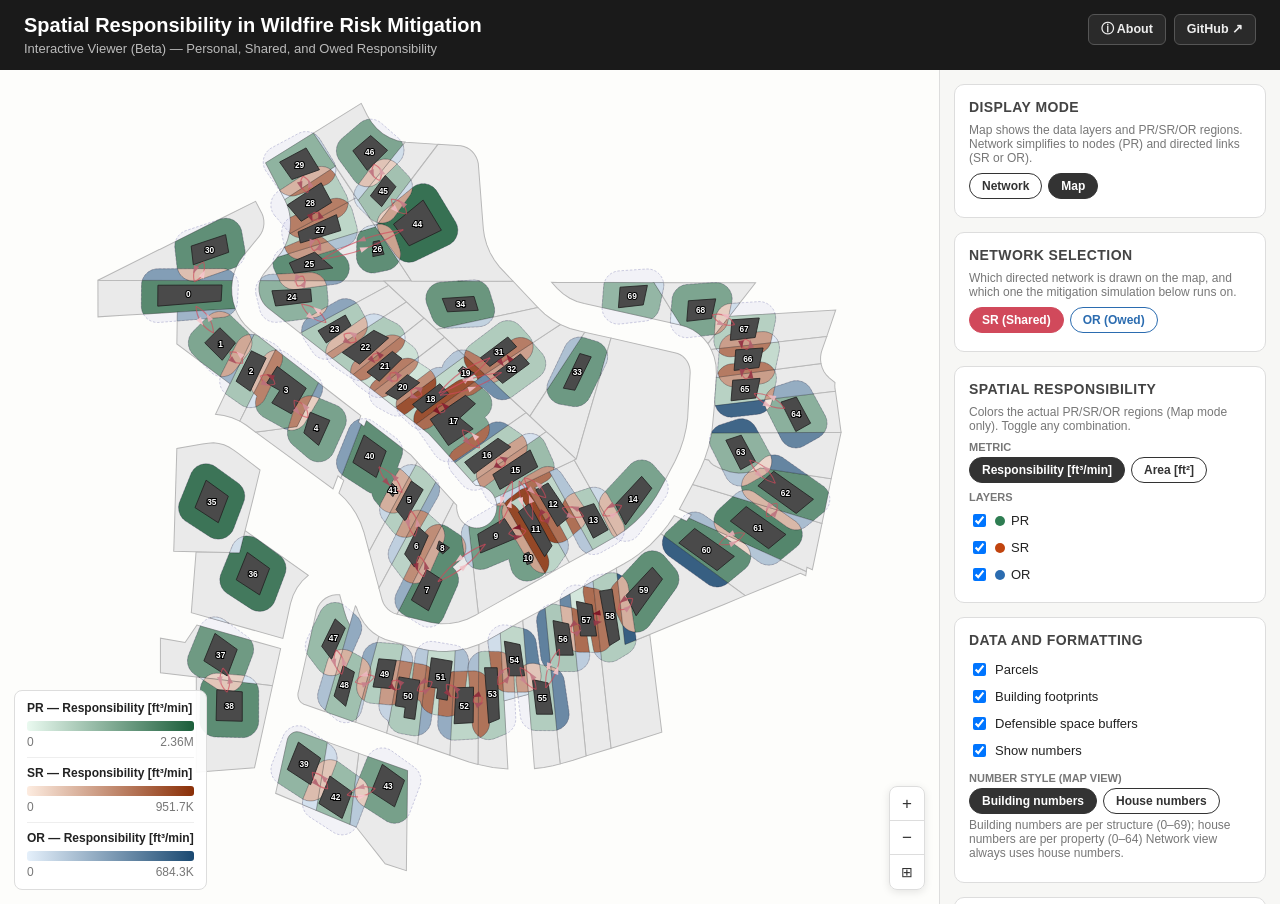
<file: docs/index.html>
<!DOCTYPE html>
<html lang="en">
<head>
<meta charset="UTF-8">
<meta name="viewport" content="width=device-width, initial-scale=1, maximum-scale=1">
<title>Spatial Responsibility — Interactive Viewer (Beta)</title>
<link rel="stylesheet" href="styles.css">
</head>
<body>
<header>
  <div class="header-text">
    <h1>Spatial Responsibility in Wildfire Risk Mitigation</h1>
    <p class="subtitle">Interactive Viewer (Beta) &mdash; Personal, Shared, and Owed Responsibility</p>
  </div>
  <div class="header-links">
    <button id="about-btn" class="header-btn">&#9432; About</button>
    <a href="https://github.com/minhokim93/spatial-responsibility" target="_blank" rel="noopener" class="header-btn">GitHub &#8599;</a>
  </div>
</header>

<div id="about-modal" class="modal-overlay hidden">
  <div class="modal-card">
    <button id="about-close" class="popup-close" aria-label="Close">&times;</button>
    <h2>About this viewer</h2>
    <p>This tool visualizes spatial responsibility metrics for wildfire defensible space mitigation in a demonstration neighborhood. We assume defensible spaces can overlap property boundaries as 30-ft buffers (Zones 0 and 1 combined). We also use rate of spread (ROS) as a proxy of wildfire hazard to calculate responsibility values in our study. To note however, the responsibility metric is agnostic to the metric. Users can apply other risk metrics of their choice:</p>
    <ul>
      <li><b class="pr-label">PR &mdash; Personal Responsibility</b>: Region of homeowner's own defensible space that lies on their own parcel and doesn't overlap any neighbor's defensible space.</li>
      <li><b class="sr-label">SR &mdash; Shared Responsibility</b>: Region where two neighbors' defensible space buffers overlap, attributed to whichever parcel the overlap lies on.</li>
      <li><b class="or-label">OR &mdash; Owed Responsibility</b>: Region where homeowner's defensible space overlaps with neighbor's parcel, but not their defensible space (Directed links point toward whoever owes).</li>
    </ul>
    <p>Each metric is reported both as <b>area [ft&sup2;]</b> and as area-weighted <b>responsibility [ft&sup3;/min]</b> (area &times; mean wildfire hazard).</p>
    <p><b>How to use it:</b></p>
    <ul>
      <li><b>View</b>: switch between the full neighborhood map (parcels, buildings, defensible-space buffers, PR/SR/OR region shapes) and a simplified directed network.</li>
      <li><b>Active network</b>: choose SR or OR &mdash; controls both which directed links are drawn and which network the mitigation simulation runs on.</li>
      <li><b>Spatial responsibility</b>: toggle PR/SR/OR region shading on or off independently, and switch between area and responsibility units.</li>
      <li>Click any building or node to see its stats and highlight its SR/OR connections.</li>
      <li><b>Mitigation simulation</b>: pick a strategy (random, localized, targeted) and drag the slider to progressively remove links, tracking remaining total responsibility and active sub-networks.</li>
    </ul>
    <p class="citation">Kim, M., Raine, H., Radke, J., &amp; Gonz&aacute;lez, M. C. <i>A Network Approach to Mapping Responsibility in Wildfire Risk Mitigation.</i></p>
  </div>
</div>

<main>
  <section id="map-panel">
    <svg id="map" viewBox="0 0 1000 1000" preserveAspectRatio="xMidYMid meet">
      <!-- #viewport carries the pan/zoom transform; every rendering function
           still draws into the fixed 0-1000 coordinate space untouched, so
           zoom/pan needed no changes anywhere else. -->
      <g id="viewport">
        <!-- Bottom -> top paint order: base GIS, then region fills, then
             buildings/nodes, then links ON TOP of nodes (arrowheads drawn as
             small triangles at each arc's midpoint, not SVG markers, so they
             can be positioned mid-curve), then the click highlight (always
             topmost), then optional house-number labels. -->
        <g id="layer-parcels"></g>
        <g id="layer-ds"></g>
        <g id="layer-regions"></g>
        <g id="layer-buildings"></g>
        <g id="layer-network-nodes"></g>
        <g id="layer-sr-links"></g>
        <g id="layer-or-links"></g>
        <g id="layer-highlight-links"></g>
        <g id="layer-labels">
          <!-- Two separate label sets, only one shown at a time: node labels
               (65, one per network node -- correct for Network view, where
               only 65 circles exist) and building labels (70, one per raw
               footprint -- correct for Map view, where all 70 structures are
               drawn and a shared node's two buildings need distinct numbers). -->
          <g id="layer-node-labels"></g>
          <g id="layer-building-labels"></g>
        </g>
      </g>
    </svg>

    <div id="zoom-controls">
      <button id="zoom-in" aria-label="Zoom in">+</button>
      <button id="zoom-out" aria-label="Zoom out">&minus;</button>
      <button id="zoom-reset" aria-label="Reset view">&#8862;</button>
    </div>

    <div id="selection-popup" class="hidden">
      <button id="clear-selection" class="popup-close" aria-label="Close">&times;</button>
      <div class="sel-id">House <span id="sel-id"></span></div>
      <table class="stat-table">
        <thead><tr><th></th><th>Area [ft&sup2;]</th><th>Resp. [ft&sup3;/min]</th></tr></thead>
        <tbody>
          <tr><td class="pr-label">PR</td><td id="sel-pr-area"></td><td id="sel-pr-resp"></td></tr>
          <tr><td class="sr-label">SR</td><td id="sel-sr-area"></td><td id="sel-sr-resp"></td></tr>
          <tr><td class="or-label">OR</td><td id="sel-or-area"></td><td id="sel-or-resp"></td></tr>
        </tbody>
      </table>
      <div class="conn-summary">
        <div><span class="swatch" style="background:#d1495b"></span> SR: <span id="sel-sr-in">0</span> in / <span id="sel-sr-out">0</span> out</div>
        <div><span class="swatch" style="background:#2b6cb0"></span> OR: <span id="sel-or-in">0</span> owed to / <span id="sel-or-out">0</span> owed by</div>
      </div>
      <button id="clear-selection-btn" class="clear-btn">Clear selection</button>
    </div>

    <div id="legend"></div>
    <div id="tooltip" class="hidden"></div>
  </section>

  <aside id="sidebar">

    <div class="panel">
      <h2>Display mode</h2>
      <p class="hint">Map shows the data layers and PR/SR/OR regions. Network simplifies to nodes (PR) and directed links (SR or OR).</p>
      <div class="pill-row" data-group="view-mode">
        <button class="pill view-pill" data-view="network" style="--pill-color:#333">Network</button>
        <button class="pill view-pill active" data-view="map" style="--pill-color:#333">Map</button>
      </div>
    </div>

    <div class="panel">
      <h2>Network selection</h2>
      <p class="hint">Which directed network is drawn on the map, and which one the mitigation simulation below runs on.</p>
      <div class="pill-row" data-group="active-network">
        <button class="pill network-pill" data-network="SR" style="--pill-color:#d1495b">SR (Shared)</button>
        <button class="pill network-pill" data-network="OR" style="--pill-color:#2b6cb0">OR (Owed)</button>
      </div>
    </div>

    <div class="panel">
      <h2>Spatial Responsibility</h2>
      <p class="hint">Colors the actual PR/SR/OR regions (Map mode only). Toggle any combination.</p>
      <div class="row-label">Metric</div>
      <div class="pill-row" data-group="choropleth-mode">
        <button class="pill mode-pill active" data-mode="resp" style="--pill-color:#333">Responsibility [ft&sup3;/min]</button>
        <button class="pill mode-pill" data-mode="area" style="--pill-color:#333">Area [ft&sup2;]</button>
      </div>
      <div class="row-label">Layers</div>
      <label class="toggle"><input type="checkbox" class="layer-toggle" data-layer="PR" checked><span class="swatch" style="background:#2e7d52"></span> PR</label>
      <label class="toggle"><input type="checkbox" class="layer-toggle" data-layer="SR" checked><span class="swatch" style="background:#c1440e"></span> SR</label>
      <label class="toggle"><input type="checkbox" class="layer-toggle" data-layer="OR" checked><span class="swatch" style="background:#2b6cb0"></span> OR</label>
    </div>

    <div class="panel">
      <h2>Data and Formatting</h2>
      <label class="toggle"><input type="checkbox" id="toggle-parcels" checked> Parcels</label>
      <label class="toggle"><input type="checkbox" id="toggle-buildings" checked> Building footprints</label>
      <label class="toggle"><input type="checkbox" id="toggle-ds" checked> Defensible space buffers</label>
      <label class="toggle"><input type="checkbox" id="toggle-labels" checked> Show numbers</label>
      <div class="row-label">Number style (Map view)</div>
      <div class="pill-row" data-group="label-mode">
        <button class="pill label-mode-pill active" data-label-mode="building" style="--pill-color:#333">Building numbers</button>
        <button class="pill label-mode-pill" data-label-mode="node" style="--pill-color:#333">House numbers</button>
      </div>
      <p class="hint">Building numbers are per structure (0&ndash;69); house numbers are per property (0&ndash;64) Network view always uses house numbers.</p>
    </div>

    <div class="panel">
      <h2>Mitigation simulation</h2>
      <p class="hint">Simulating the <b><span id="sim-network-label">SR</span></b> network (set via "Network selection" above). Link removal via three strategies and tracks remaining total responsibility.</p>
      <div class="row-label">Strategy</div>
      <div class="pill-row" data-group="sim-strategy">
        <button class="pill sim-pill" data-strategy="random" style="--pill-color:#555">Random</button>
        <button class="pill sim-pill" data-strategy="localized" style="--pill-color:#555">Localized</button>
        <button class="pill sim-pill" data-strategy="targeted" style="--pill-color:#555">Targeted</button>
      </div>

      <div class="slider-row">
        <input type="range" id="sim-slider" min="0" max="100" value="0" step="1">
        <span id="sim-slider-label">0%</span>
      </div>
      <div class="sim-buttons">
        <button id="sim-play">&#9654; Play</button>
        <button id="sim-reset">&#8635; Reset</button>
      </div>
      <div class="sim-stats">
        <div>Links removed: <span id="sim-links-removed">0</span> / <span id="sim-links-total">0</span></div>
        <div>Remaining total: <span id="sim-remaining-pct">100.0%</span></div>
        <div>Active sub-networks: <span id="sim-active-subnets">0</span></div>
      </div>
    </div>

  </aside>
</main>

<script src="data.js"></script>
<script src="app.js"></script>
</body>
</html>
</file>
<file: docs/styles.css>
:root {
  --pr-color: #2e7d52;
  --sr-color: #c1440e;
  --or-color: #2b6cb0;
  --sr-link: #d1495b;
  --or-link: #2b6cb0;
  --bg: #f7f7f5;
  --panel-bg: #ffffff;
  --border: #ddd;
  --text: #222;
  --text-muted: #777;
}

* { box-sizing: border-box; }

body {
  margin: 0;
  font-family: -apple-system, BlinkMacSystemFont, "Segoe UI", Helvetica, Arial, sans-serif;
  background: var(--bg);
  color: var(--text);
}

header {
  padding: 14px 24px;
  background: #1a1a1a;
  color: white;
  display: flex;
  align-items: flex-start;
  justify-content: space-between;
  gap: 16px;
}
header h1 { margin: 0; font-size: 20px; }
header .subtitle { margin: 4px 0 0; font-size: 13px; color: #bbb; }

.header-links {
  display: flex;
  gap: 8px;
  flex-shrink: 0;
}
.header-btn {
  border: 1px solid #555;
  background: #2a2a2a;
  color: #eee;
  border-radius: 6px;
  padding: 6px 12px;
  font-size: 12.5px;
  font-weight: 600;
  cursor: pointer;
  text-decoration: none;
  white-space: nowrap;
}
.header-btn:hover { background: #3a3a3a; }

.modal-overlay {
  position: fixed;
  inset: 0;
  background: rgba(0,0,0,0.5);
  display: flex;
  align-items: center;
  justify-content: center;
  z-index: 100;
}
.modal-overlay.hidden { display: none; }
.modal-card {
  position: relative;
  background: white;
  color: var(--text);
  border-radius: 12px;
  padding: 26px 30px;
  max-width: 560px;
  max-height: 80vh;
  overflow-y: auto;
  box-shadow: 0 10px 40px rgba(0,0,0,0.3);
}
.modal-card h2 { margin-top: 0; }
.modal-card ul { padding-left: 20px; margin: 8px 0 16px; }
.modal-card li { margin-bottom: 6px; font-size: 13.5px; line-height: 1.5; }
.modal-card p { font-size: 13.5px; line-height: 1.5; }
.modal-card .citation { font-size: 12px; color: var(--text-muted); font-style: italic; border-top: 1px solid #eee; padding-top: 12px; margin-top: 16px; }
.modal-card .popup-close { font-size: 22px; }

main {
  display: flex;
  height: calc(100vh - 66px);
}

#map-panel {
  flex: 1;
  position: relative;
  background: #fdfdfb;
  border-right: 1px solid var(--border);
  overflow: hidden;
}

#map {
  width: 100%;
  height: 100%;
  display: block;
  touch-action: none; /* we handle pan/pinch-zoom ourselves */
  cursor: grab;
}
#map.panning { cursor: grabbing; }

#zoom-controls {
  position: absolute;
  right: 14px;
  bottom: 14px;
  display: flex;
  flex-direction: column;
  background: rgba(255,255,255,0.92);
  border: 1px solid var(--border);
  border-radius: 8px;
  overflow: hidden;
  box-shadow: 0 2px 8px rgba(0,0,0,0.1);
  z-index: 15;
}
#zoom-controls button {
  width: 34px;
  height: 34px;
  border: none;
  background: none;
  border-bottom: 1px solid var(--border);
  font-size: 17px;
  line-height: 1;
  cursor: pointer;
  color: #333;
}
#zoom-controls button:last-child { border-bottom: none; }
#zoom-controls button:hover { background: #f0f0ee; }
#zoom-reset { font-size: 14px !important; }

.parcel-shape {
  fill: #eaeaea;
  stroke: #b8b8b8;
  stroke-width: 1.2;
  pointer-events: none;
}

.ds-shape {
  fill: rgba(120, 120, 200, 0.08);
  stroke: rgba(90, 90, 160, 0.35);
  stroke-width: 1;
  stroke-dasharray: 3 2;
  pointer-events: none;
}

.region-shape {
  stroke: rgba(0,0,0,0.35);
  stroke-width: 0.6;
  pointer-events: none;
}

.network-node {
  stroke: #1b1b1b;
  stroke-width: 1.2;
  cursor: pointer;
  transition: stroke-width 0.15s ease;
}
.network-node:hover { stroke: #ff3b30; stroke-width: 2.5; }
.network-node.selected { stroke: #ff3b30; stroke-width: 3; }
.network-node.neighbor { stroke: #ff9500; stroke-width: 2.5; }

.building-shape {
  fill: #4a4a4a;
  stroke: #222;
  stroke-width: 1;
  cursor: pointer;
  transition: fill 0.15s ease, stroke-width 0.15s ease;
}
.building-shape:hover {
  stroke: #ff3b30;
  stroke-width: 2.5;
}
.building-shape.selected {
  stroke: #ff3b30;
  stroke-width: 3;
}
.building-shape.neighbor {
  stroke: #ff9500;
  stroke-width: 2.5;
}

.link-line {
  stroke-width: 1.4;
  fill: none;
  opacity: 0.65;
  pointer-events: none;
}
.link-line.sr { stroke: var(--sr-link); }
.link-line.or { stroke: var(--or-link); }
.link-line.removed { display: none; }

.link-arrowhead {
  opacity: 0.9;
  pointer-events: none;
}
.link-arrowhead.removed { display: none; }

/* Network view: links become the focal element, drawn thicker and more opaque
   so the graph structure is legible without the GIS layers competing for attention. */
#map.mode-network .link-line {
  stroke-width: 2.4;
  opacity: 0.85;
}
#map.mode-network .link-arrowhead { opacity: 1; }

.house-label {
  font-size: 10px;
  font-weight: 700;
  fill: #fff;
  stroke: #000;
  stroke-width: 2.5px;
  paint-order: stroke fill;
  pointer-events: none;
  user-select: none;
}
.house-label.hidden { display: none; }

.link-highlight {
  stroke: #ff3b30;
  stroke-width: 2.6;
  fill: none;
  opacity: 0.95;
  pointer-events: none;
}

#legend {
  position: absolute;
  left: 14px;
  bottom: 14px;
  background: rgba(255,255,255,0.92);
  border: 1px solid var(--border);
  border-radius: 8px;
  padding: 10px 12px;
  font-size: 12px;
  min-width: 160px;
  max-width: 230px;
}
#legend .legend-block + .legend-block { margin-top: 8px; padding-top: 8px; border-top: 1px solid #eee; }
#legend .legend-title { font-weight: 600; margin-bottom: 6px; }
#legend .legend-bar {
  height: 10px;
  border-radius: 3px;
  margin: 4px 0;
}
#legend .legend-range { display: flex; justify-content: space-between; color: var(--text-muted); }

#selection-popup {
  position: absolute;
  left: 14px;
  top: 14px;
  background: rgba(255,255,255,0.97);
  border: 1px solid var(--border);
  border-radius: 10px;
  padding: 12px 14px;
  font-size: 12.5px;
  min-width: 220px;
  max-width: 260px;
  box-shadow: 0 4px 14px rgba(0,0,0,0.12);
  z-index: 15;
}
.popup-close {
  position: absolute;
  top: 6px;
  right: 8px;
  border: none;
  background: none;
  font-size: 18px;
  line-height: 1;
  cursor: pointer;
  color: var(--text-muted);
  padding: 2px 4px;
}
.popup-close:hover { color: #222; }

#tooltip {
  position: absolute;
  pointer-events: none;
  background: rgba(20,20,20,0.92);
  color: white;
  padding: 6px 9px;
  border-radius: 6px;
  font-size: 12px;
  line-height: 1.4;
  z-index: 20;
}
#tooltip.hidden { display: none; }

#sidebar {
  width: 340px;
  overflow-y: auto;
  padding: 14px;
  background: var(--bg);
}

.panel {
  background: var(--panel-bg);
  border: 1px solid var(--border);
  border-radius: 10px;
  padding: 14px;
  margin-bottom: 14px;
}
.panel h2 {
  font-size: 14px;
  margin: 0 0 8px;
  text-transform: uppercase;
  letter-spacing: 0.03em;
  color: #444;
}
.hint { font-size: 12px; color: var(--text-muted); margin: 0 0 8px; }

.group-label, .row-label {
  font-size: 11px;
  font-weight: 600;
  color: var(--text-muted);
  margin: 8px 0 4px;
  text-transform: uppercase;
}

.pill-row {
  display: flex;
  gap: 6px;
  flex-wrap: wrap;
  margin-bottom: 4px;
}

.pill {
  border: 1.5px solid var(--pill-color, #888);
  color: var(--pill-color, #444);
  background: white;
  border-radius: 999px;
  padding: 5px 12px;
  font-size: 12px;
  font-weight: 600;
  cursor: pointer;
  transition: all 0.12s ease;
}
.pill:hover { background: color-mix(in srgb, var(--pill-color, #888) 12%, white); }
.pill.active {
  background: var(--pill-color, #888);
  color: white;
}
.pill-none {
  margin-top: 6px;
  --pill-color: #888;
}

.toggle {
  display: flex;
  align-items: center;
  gap: 6px;
  font-size: 13px;
  padding: 4px 0;
  cursor: pointer;
}
.swatch {
  display: inline-block;
  width: 10px;
  height: 10px;
  border-radius: 50%;
}

.sel-id { font-weight: 700; font-size: 15px; margin-bottom: 8px; }
.stat-table {
  width: 100%;
  border-collapse: collapse;
  font-size: 12.5px;
  margin-bottom: 10px;
}
.stat-table th, .stat-table td {
  padding: 4px 6px;
  text-align: right;
  border-bottom: 1px solid #eee;
}
.stat-table th:first-child, .stat-table td:first-child { text-align: left; }
.pr-label { color: var(--pr-color); font-weight: 700; }
.sr-label { color: var(--sr-color); font-weight: 700; }
.or-label { color: var(--or-color); font-weight: 700; }

.conn-summary { font-size: 12.5px; display: flex; flex-direction: column; gap: 4px; margin-bottom: 10px; }

#sim-play, #sim-reset, .clear-btn {
  border: 1px solid var(--border);
  background: #f0f0ee;
  border-radius: 6px;
  padding: 6px 10px;
  font-size: 12.5px;
  cursor: pointer;
}
#sim-play:hover, #sim-reset:hover, .clear-btn:hover { background: #e6e6e2; }
.clear-btn { width: 100%; margin-top: 4px; }

.slider-row {
  display: flex;
  align-items: center;
  gap: 10px;
  margin: 10px 0 8px;
}
.slider-row input[type=range] { flex: 1; }
#sim-slider-label { font-size: 12.5px; font-weight: 600; width: 42px; text-align: right; }

.sim-buttons { display: flex; gap: 8px; margin-bottom: 10px; }

.sim-stats {
  font-size: 12.5px;
  display: flex;
  flex-direction: column;
  gap: 3px;
  background: #f6f6f3;
  border-radius: 6px;
  padding: 8px 10px;
}

.hidden { display: none !important; }

/* ------------------------------------------------------------------
   Mobile: stack the map above the controls instead of a side-by-side
   layout, give the map a fixed viewport-relative height so it doesn't
   collapse, and let the page itself scroll rather than clipping the
   sidebar. Popup/legend/modal shrink to fit a narrow screen.
   ------------------------------------------------------------------ */
@media (max-width: 820px) {
  header {
    flex-direction: column;
    align-items: flex-start;
    gap: 8px;
    padding: 12px 16px;
  }
  header h1 { font-size: 17px; }
  .header-links { align-self: stretch; }
  .header-btn { flex: 1; text-align: center; }

  main {
    flex-direction: column;
    height: auto;
  }

  #map-panel {
    flex: none;
    width: 100%;
    height: 58vh;
    min-height: 320px;
    border-right: none;
    border-bottom: 1px solid var(--border);
  }

  #sidebar {
    width: 100%;
    max-height: none;
    overflow-y: visible;
    padding: 12px;
  }

  #selection-popup {
    left: 6px;
    top: 6px;
    right: auto;
    min-width: 0;
    width: 45vw;
    max-width: 190px;
    max-height: 46vh;
    overflow-y: auto;
    padding: 8px 9px 6px;
    font-size: 10.5px;
  }
  #selection-popup .sel-id { font-size: 12px; margin-bottom: 5px; }
  #selection-popup .stat-table { font-size: 10px; margin-bottom: 6px; }
  #selection-popup .stat-table th, #selection-popup .stat-table td { padding: 2px 3px; }
  #selection-popup .conn-summary { font-size: 10px; gap: 2px; margin-bottom: 6px; }
  #selection-popup .clear-btn { padding: 4px 8px; font-size: 10.5px; }
  #selection-popup .popup-close { font-size: 15px; top: 3px; right: 4px; }

  #legend {
    left: 6px;
    bottom: 6px;
    width: 34vw;
    max-width: 130px;
    max-height: 30vh;
    overflow-y: auto;
    padding: 6px 8px;
    font-size: 9.5px;
  }
  #legend .legend-block + .legend-block { margin-top: 5px; padding-top: 5px; }
  #legend .legend-title { margin-bottom: 3px; line-height: 1.25; }
  #legend .legend-bar { height: 7px; margin: 2px 0; }

  #zoom-controls { right: 8px; bottom: 6px; }
  #zoom-controls button { width: 28px; height: 28px; font-size: 15px; }

  .modal-card {
    max-width: 92vw;
    max-height: 85vh;
    padding: 20px 18px;
  }

  /* Slightly larger tap targets */
  .pill { padding: 8px 13px; }
  .toggle { padding: 7px 0; font-size: 14px; }
  .toggle input[type="checkbox"] { width: 18px; height: 18px; }
}
</file>
